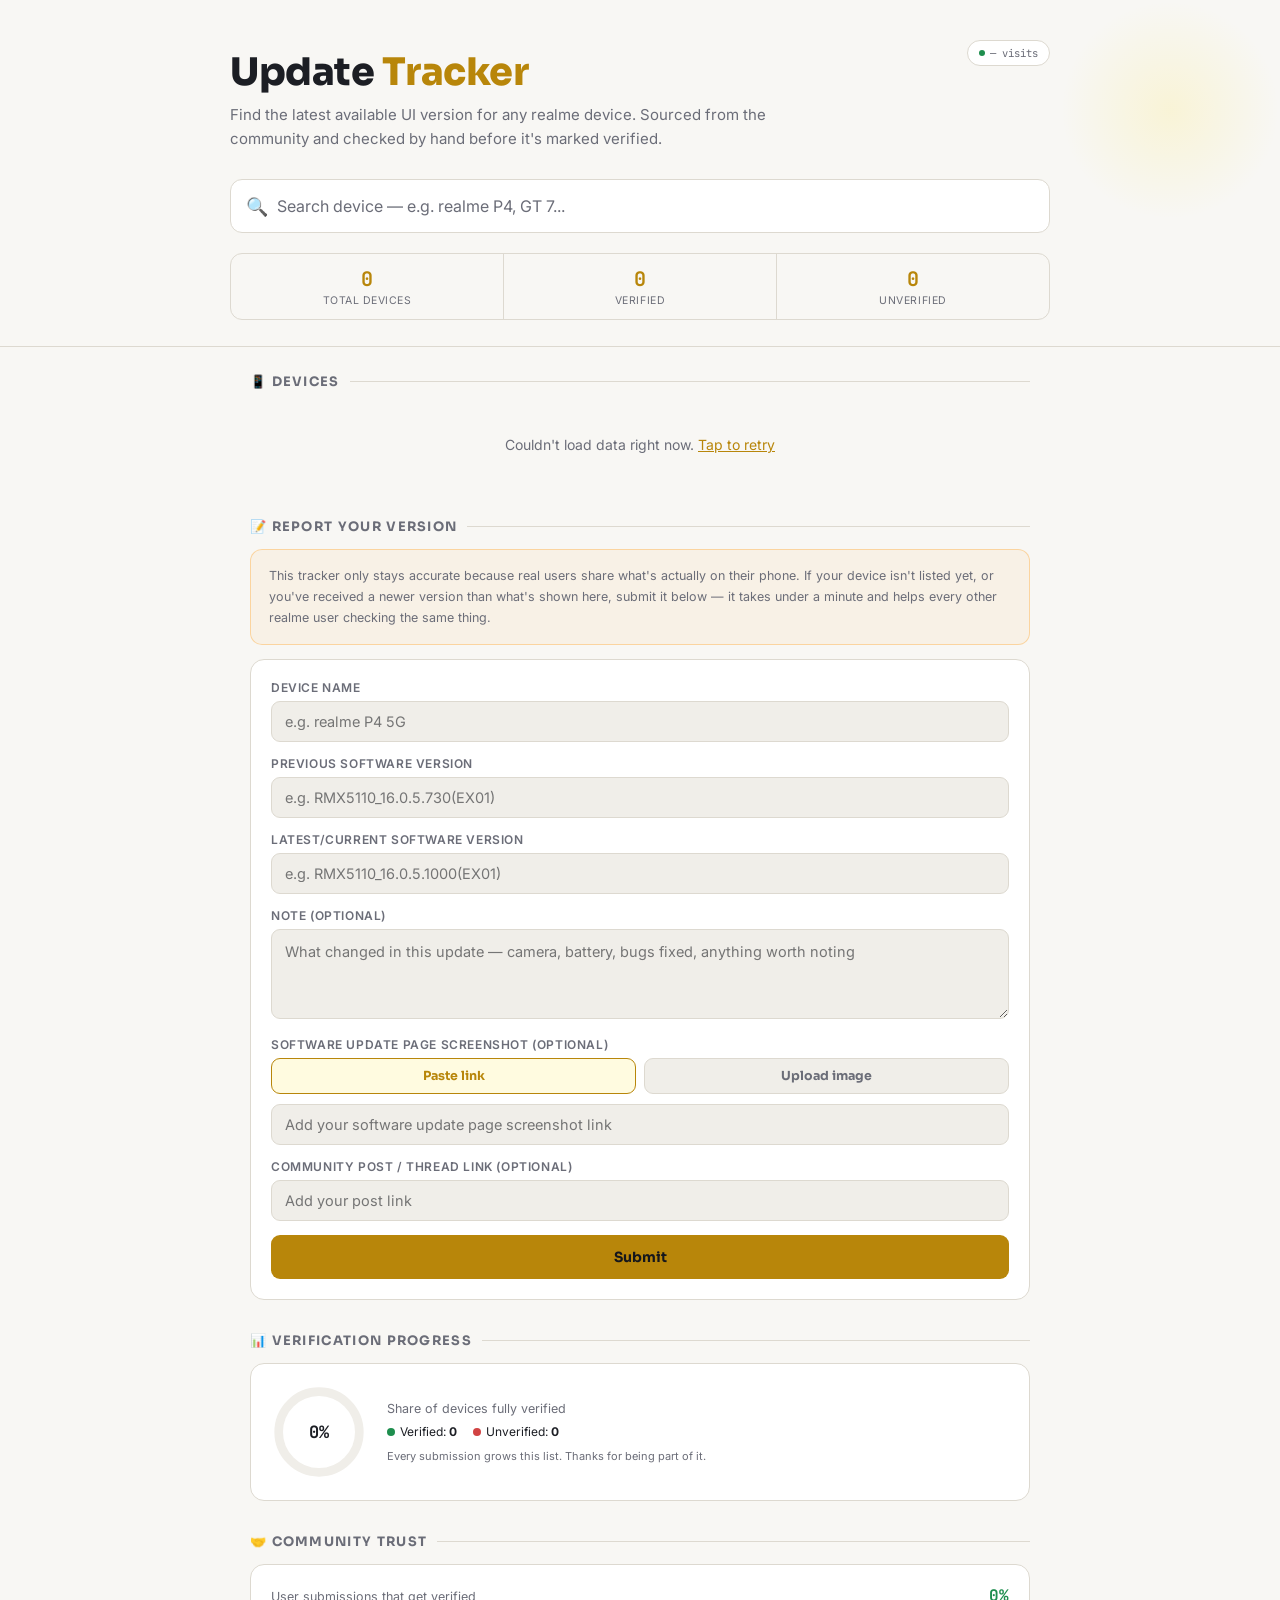
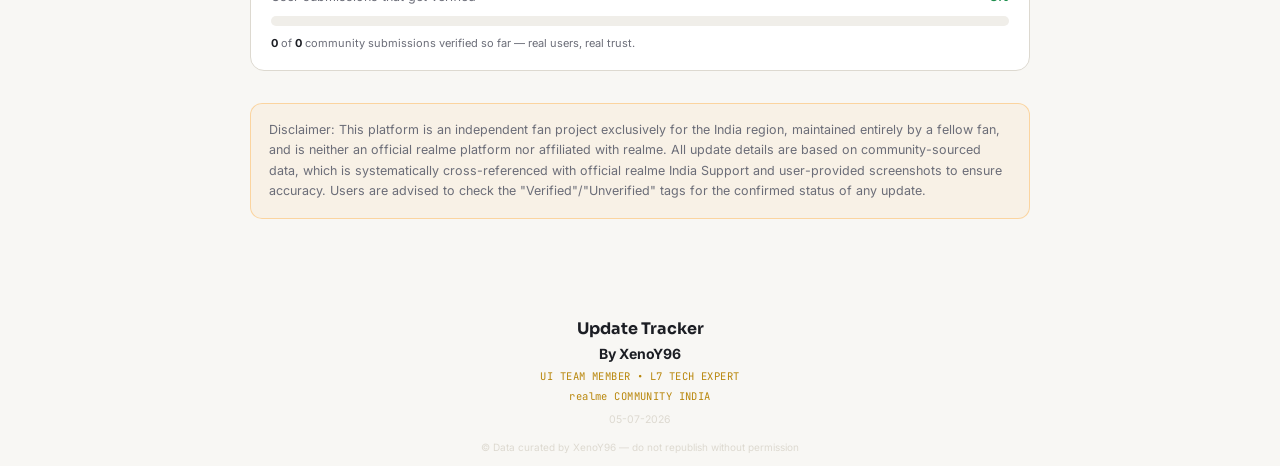
<file: index-8.html>
<!DOCTYPE html>
<html lang="en">
<head>
<meta charset="UTF-8">
<meta name="viewport" content="width=device-width, initial-scale=1.0">
<title>Update Tracker</title>
<link rel="icon" href="data:image/svg+xml,<svg xmlns=%22http://www.w3.org/2000/svg%22 viewBox=%220 0 100 100%22><rect width=%22100%22 height=%22100%22 rx=%2220%22 fill=%22%2314161C%22/><text x=%2250%22 y=%2268%22 font-size=%2260%22 font-family=%22Arial,sans-serif%22 font-weight=%22800%22 fill=%22%23FFC915%22 text-anchor=%22middle%22>U</text></svg>">
<link rel="manifest" href="manifest.json">
<link rel="apple-touch-icon" href="icon-192-1.png">
<meta name="theme-color" content="#14161C">
<meta name="apple-mobile-web-app-capable" content="yes">
<meta name="apple-mobile-web-app-status-bar-style" content="black-translucent">
<meta name="apple-mobile-web-app-title" content="Update Tracker">
<meta property="og:title" content="Update Tracker — realme Version Checker">
<meta property="og:description" content="Find the latest available UI version for any realme device. Community-sourced, hand-verified.">
<meta property="og:type" content="website">
<meta property="og:url" content="https://xenoy96.github.io/Project-Update-3/">
<meta name="twitter:card" content="summary">
<meta name="twitter:title" content="Update Tracker — realme Version Checker">
<meta name="twitter:description" content="Find the latest available UI version for any realme device. Community-sourced, hand-verified.">
<meta name="description" content="Find the latest available UI version for any realme device. Community-sourced and hand-verified by XenoY96.">
<link rel="preconnect" href="https://fonts.googleapis.com">
<link href="https://fonts.googleapis.com/css2?family=Sora:wght@400;600;700;800&family=Inter:wght@400;500;600&family=JetBrains+Mono:wght@400;500;700&display=swap" rel="stylesheet">
<style>
  :root{
    --bg: #14161C;
    --surface: #1D2029;
    --surface-2: #262A36;
    --line: #333748;
    --text: #F2F1EC;
    --muted: #9497A8;
    --yellow: #FFC915;
    --green: #3DDC84;
    --amber: #FF9F1C;
    --red: #FF5D5D;
  }
  @media (prefers-color-scheme: light){
    :root{
      --bg: #F8F7F4;
      --surface: #FFFFFF;
      --surface-2: #F0EEE9;
      --line: #DDD9D0;
      --text: #1C1E24;
      --muted: #6B6D78;
      --yellow: #B8860A;
      --green: #1E8E4E;
      --amber: #C56A0A;
      --red: #D14343;
    }
  }
  *{box-sizing:border-box;}
  body{
    margin:0;background:var(--bg);color:var(--text);font-family:'Inter',sans-serif;-webkit-font-smoothing:antialiased;
    -webkit-user-select:none;-moz-user-select:none;user-select:none;-webkit-touch-callout:none;
    overflow-x:hidden;
  }
  input, textarea{-webkit-user-select:text;-moz-user-select:text;user-select:text;}
  .wrap{max-width:820px;margin:0 auto;padding:0 20px 60px;}

  header{padding:40px 20px 26px;border-bottom:1px solid var(--line);position:relative;}
  header::before{content:"";position:absolute;top:0;right:0;width:220px;height:220px;background:radial-gradient(circle, rgba(254,219,0,0.12) 0%, transparent 70%);pointer-events:none;}
  .visitor-count{
    position:absolute;top:16px;right:16px;
    font-family:'JetBrains Mono',monospace;font-size:10.5px;color:var(--muted);
    background:var(--surface);border:1px solid var(--line);border-radius:20px;
    padding:5px 11px;display:flex;align-items:center;gap:5px;z-index:2;
  }
  .visitor-count .dot{width:6px;height:6px;background:var(--green);border-radius:50%;display:inline-block;}
  .synced-badge{
    font-family:'JetBrains Mono',monospace;font-size:9.5px;color:var(--green);
    background:rgba(61,220,132,0.1);border:1px solid rgba(61,220,132,0.35);border-radius:20px;
    padding:5px 11px;display:inline-flex;align-items:center;gap:4px;
  }
  @media (prefers-color-scheme: light){
    .synced-badge{background:rgba(30,142,78,0.1);border-color:rgba(30,142,78,0.35);}
  }
  .eyebrow{font-family:'JetBrains Mono',monospace;font-size:12px;letter-spacing:0.14em;text-transform:uppercase;color:var(--yellow);}
  h1{font-family:'Sora',sans-serif;font-weight:800;font-size:clamp(28px,7vw,38px);line-height:1.08;margin:12px 0 10px;letter-spacing:-0.01em;}
  h1 span{color:var(--yellow);}
  .intro{color:var(--muted);font-size:15px;line-height:1.6;max-width:540px;margin:0 0 24px;}

  .search-box{position:relative;}
  .search-box input{width:100%;background:var(--surface);border:1.5px solid var(--line);border-radius:12px;padding:16px 16px 16px 46px;font-size:16px;color:var(--text);font-family:'Inter',sans-serif;}
  .search-box input:focus{outline:none;border-color:var(--yellow);}
  .search-box .icon{position:absolute;left:16px;top:50%;transform:translateY(-50%);color:var(--muted);font-size:18px;z-index:1;}
  .search-box input::placeholder{color:var(--muted);}
  .suggestions{
    display:none;position:absolute;top:calc(100% + 6px);left:0;right:0;
    background:var(--surface);border:1.5px solid var(--line);border-radius:12px;
    overflow-y:auto;max-height:240px;z-index:20;box-shadow:0 8px 24px rgba(0,0,0,0.35);
    -webkit-overflow-scrolling:touch;
  }
  .suggestions.show{display:block;}
  .suggestion-item{padding:12px 16px;font-size:14px;color:var(--text);cursor:pointer;border-bottom:1px solid var(--line);}
  .suggestion-item:first-child{border-top-left-radius:11px;border-top-right-radius:11px;}
  .suggestion-item:last-child{border-bottom:none;border-bottom-left-radius:11px;border-bottom-right-radius:11px;}
  .suggestion-item:active{background:var(--surface-2);}

  .stats{display:flex;margin-top:16px;border:1px solid var(--line);border-radius:12px;overflow:hidden;}
  .stat{flex:1;padding:12px 10px;border-right:1px solid var(--line);text-align:center;}
  .stat:last-child{border-right:none;}
  .stat .n{font-family:'JetBrains Mono',monospace;font-weight:700;font-size:20px;color:var(--yellow);}
  .stat .n.loading{animation:statPulse 1.1s ease-in-out infinite;opacity:0.5;}
  @keyframes statPulse{0%,100%{opacity:0.3;}50%{opacity:0.8;}}
  .stat .l{font-size:10.5px;color:var(--muted);text-transform:uppercase;letter-spacing:.05em;margin-top:2px;}

  section{padding:26px 0 6px;}
  .section-title{font-family:'Sora',sans-serif;font-weight:700;font-size:13px;text-transform:uppercase;letter-spacing:.1em;color:var(--muted);margin-bottom:14px;display:flex;align-items:center;gap:10px;}
  .section-title::after{content:"";flex:1;height:1px;background:var(--line);}

  .disclaimer{background:rgba(255,159,28,0.06);border:1px solid rgba(255,159,28,0.35);border-radius:12px;padding:16px 18px;}
  .disclaimer p{margin:0;font-size:12.5px;line-height:1.65;color:var(--muted);}
  .disclaimer b{color:var(--amber);}

  .announce-banner{
    border-radius:12px;padding:14px 16px;margin-bottom:14px;
    font-size:13px;line-height:1.5;display:flex;align-items:flex-start;gap:10px;
    overflow-wrap:anywhere;word-break:break-word;min-width:0;
  }
  .announce-banner .tag{
    font-family:'JetBrains Mono',monospace;font-size:9.5px;font-weight:700;
    text-transform:uppercase;letter-spacing:.05em;padding:3px 8px;border-radius:6px;
    flex-shrink:0;margin-top:1px;
  }
  .announce-banner.info{background:rgba(254,219,0,0.08);border:1px solid rgba(254,219,0,0.3);color:var(--text);}
  .announce-banner.info .tag{background:rgba(254,219,0,0.2);color:var(--yellow);}
  .announce-banner.beta{background:rgba(93,169,255,0.08);border:1px solid rgba(93,169,255,0.3);color:var(--text);}
  .announce-banner.beta .tag{background:rgba(93,169,255,0.2);color:#5DA9FF;}
  .announce-banner.maintenance{background:rgba(255,93,93,0.08);border:1px solid rgba(255,93,93,0.3);color:var(--text);}
  .announce-banner.maintenance .tag{background:rgba(255,93,93,0.2);color:var(--red);}
  .announce-banner a{
    color:var(--yellow);text-decoration:underline;font-weight:600;
    -webkit-user-select:auto;-moz-user-select:auto;user-select:auto;
    -webkit-touch-callout:default;
  }
  .announce-banner .learn-link{
    display:inline-flex;align-items:center;gap:5px;
    margin-top:8px;padding:5px 11px;border-radius:20px;
    background:rgba(93,169,255,0.16);color:#5DA9FF;
    font-weight:700;font-size:11.5px;text-decoration:underline;
    text-decoration-thickness:1.5px;text-underline-offset:2px;
    white-space:nowrap;transition:background .15s ease, transform .15s ease;
  }
  .announce-banner .learn-link:active{background:rgba(93,169,255,0.32);transform:scale(0.97);}
  .announce-banner .learn-link svg{width:12px;height:12px;flex-shrink:0;}

  .search-loading{display:none;}
  .search-loading.show{display:block;}
  .search-loading p{margin:0 0 12px;color:var(--muted);font-size:12.5px;font-family:'JetBrains Mono',monospace;display:flex;align-items:center;gap:8px;}
  .search-loading .spin{width:14px;height:14px;flex-shrink:0;border:2px solid var(--line);border-top-color:var(--yellow);border-radius:50%;animation:spin 0.7s linear infinite;}
  @keyframes spin{to{transform:rotate(360deg);}}
  .skeleton-card{background:var(--surface);border:1px solid var(--line);border-radius:14px;padding:16px 18px;margin-bottom:10px;}
  .skel-line{height:12px;border-radius:6px;margin-bottom:10px;background:linear-gradient(90deg, var(--surface-2) 25%, #333748 50%, var(--surface-2) 75%);background-size:200% 100%;animation:shimmer 1.2s ease-in-out infinite;}
  .skel-line.w60{width:60%;}
  .skel-line.w40{width:40%;height:18px;}
  .skel-line.w80{width:80%;}
  @keyframes shimmer{0%{background-position:200% 0;}100%{background-position:-200% 0;}}
  .fade-in{animation:fadeIn 0.35s ease;}
  @keyframes fadeIn{from{opacity:0;transform:translateY(4px);}to{opacity:1;transform:translateY(0);}}

  .device{background:var(--surface);border:1px solid var(--line);border-radius:14px;padding:16px 18px;margin-bottom:10px;}
  .device-top{display:flex;justify-content:space-between;align-items:flex-start;gap:12px;}
  .device-name{font-family:'Sora',sans-serif;font-weight:700;font-size:16px;}
  .badge{font-family:'JetBrains Mono',monospace;font-size:10.5px;padding:4px 9px;border-radius:20px;white-space:nowrap;text-transform:uppercase;letter-spacing:.04em;font-weight:700;}
  .badge.verified{background:rgba(61,220,132,0.14);color:var(--green);}
  .badge.unverified{background:rgba(255,93,93,0.14);color:var(--red);}
  .share-btn{background:var(--surface-2);border:1px solid var(--line);border-radius:8px;width:28px;height:28px;font-size:13px;cursor:pointer;color:var(--text);display:flex;align-items:center;justify-content:center;flex-shrink:0;}
  .share-btn:active{background:var(--line);}
  .device-versions{display:flex;flex-direction:column;gap:14px;margin-top:14px;}
  .vpair{font-family:'JetBrains Mono',monospace;font-size:13px;}
  .vpair .k{color:var(--muted);font-size:10.5px;text-transform:uppercase;letter-spacing:.05em;display:block;margin-bottom:2px;}
  .vpair .v{color:var(--text);font-weight:500;}
  .device-extra{margin-top:10px;padding-top:10px;border-top:1px dashed var(--line);font-size:12.5px;color:var(--muted);line-height:1.6;}
  .device-extra a{-webkit-user-select:auto;-moz-user-select:auto;user-select:auto;-webkit-touch-callout:default;text-decoration:underline;}
  .device-extra b{color:var(--text);}
  .empty{text-align:center;padding:30px 20px;color:var(--muted);font-size:14px;line-height:1.6;}

  .panel{background:var(--surface);border:1px solid var(--line);border-radius:14px;padding:20px;position:relative;}
  .field{margin-bottom:14px;}
  .field label{display:block;font-size:12px;color:var(--muted);text-transform:uppercase;letter-spacing:.05em;margin-bottom:6px;font-weight:600;}
  .field input, .field textarea{width:100%;background:var(--surface-2);border:1.5px solid var(--line);border-radius:9px;padding:11px 13px;color:var(--text);font-family:'Inter',sans-serif;font-size:14.5px;}
  .field textarea{resize:vertical;min-height:70px;line-height:1.5;}
  .field input:focus, .field textarea:focus{outline:none;border-color:var(--yellow);}
  .char-counter{display:none;font-size:11px;color:var(--muted);text-align:right;margin-top:4px;font-family:'JetBrains Mono',monospace;}
  .char-counter.show{display:block;}
  .char-counter.limit{color:var(--red);font-weight:700;}
  .btn{background:var(--yellow);color:#14161C;border:none;border-radius:9px;padding:13px 20px;font-family:'Sora',sans-serif;font-weight:700;font-size:14px;cursor:pointer;width:100%;}
  .btn:active{opacity:.8;}
  .btn:disabled{opacity:.5;}
  .msg{font-size:13px;padding:10px 12px;border-radius:8px;margin-top:10px;display:none;}
  .msg.show{display:block;}
  .msg.ok{background:rgba(61,220,132,0.12);color:var(--green);}
  .msg.err{background:rgba(255,93,93,0.12);color:var(--red);}

  .thankyou-overlay{
    display:none;
    position:absolute;inset:0;
    background:var(--surface);
    border-radius:14px;
    flex-direction:column;align-items:center;justify-content:center;
    text-align:center;padding:30px 20px;
    z-index:30;
  }
  .thankyou-overlay.show{display:flex;animation:overlayFade 0.3s ease;}
  @keyframes overlayFade{from{opacity:0;}to{opacity:1;}}
  .thankyou-check{
    width:56px;height:56px;border-radius:50%;
    background:rgba(61,220,132,0.15);
    color:var(--green);
    font-size:28px;font-weight:700;
    display:flex;align-items:center;justify-content:center;
    margin-bottom:14px;
    animation:checkPop 0.5s cubic-bezier(0.34, 1.56, 0.64, 1) 0.15s both;
  }
  @keyframes checkPop{0%{transform:scale(0);opacity:0;}70%{transform:scale(1.15);}100%{transform:scale(1);opacity:1;}}
  .thankyou-title{
    font-family:'Sora',sans-serif;font-weight:800;font-size:19px;color:var(--text);
    margin:0 0 8px;
    animation:fadeIn 0.4s ease 0.3s both;
  }
  .thankyou-sub{
    font-size:13px;color:var(--muted);line-height:1.6;margin:0;max-width:280px;
    animation:fadeIn 0.4s ease 0.45s both;
  }

  .toggle-row{display:flex;gap:8px;margin-bottom:10px;}
  .toggle-btn{flex:1;background:var(--surface-2);border:1.5px solid var(--line);color:var(--muted);border-radius:9px;padding:9px;font-family:'Sora',sans-serif;font-weight:700;font-size:12.5px;cursor:pointer;}
  .toggle-btn.active{background:rgba(254,219,0,0.12);border-color:var(--yellow);color:var(--yellow);}
  .file-drop{display:flex;align-items:center;justify-content:center;background:var(--surface-2);border:1.5px dashed var(--line);border-radius:9px;padding:22px 14px;text-align:center;font-size:13px;color:var(--muted);cursor:pointer;}
  .file-drop:active{border-color:var(--yellow);}

  .link-modal-backdrop{display:none;position:fixed;inset:0;background:rgba(0,0,0,0.6);z-index:100;align-items:center;justify-content:center;padding:20px;}
  .link-modal-backdrop.show{display:flex;animation:overlayFade 0.2s ease;}
  .link-modal{background:var(--surface);border:1px solid var(--line);border-radius:14px;padding:22px;max-width:360px;width:100%;}
  .link-modal .warn-icon{width:44px;height:44px;border-radius:50%;background:rgba(255,159,28,0.15);color:var(--amber);font-size:20px;display:flex;align-items:center;justify-content:center;margin-bottom:12px;}
  .link-modal h3{font-family:'Sora',sans-serif;font-size:16px;margin:0 0 8px;color:var(--text);}
  .link-modal p{font-size:12.5px;color:var(--muted);line-height:1.6;margin:0;}
  .link-modal .link-preview{font-family:'JetBrains Mono',monospace;font-size:11px;color:var(--text);background:var(--surface-2);border-radius:8px;padding:8px 10px;margin:12px 0 16px;word-break:break-all;}
  .link-modal .btn-row{display:flex;gap:10px;}
  .link-modal .btn-cancel{flex:1;background:var(--surface-2);color:var(--text);border:1px solid var(--line);border-radius:9px;padding:11px;font-family:'Sora',sans-serif;font-weight:700;font-size:13px;cursor:pointer;}
  .link-modal .btn-continue{flex:1;background:var(--yellow);color:#14161C;border:none;border-radius:9px;padding:11px;font-family:'Sora',sans-serif;font-weight:700;font-size:13px;cursor:pointer;}
  .link-modal .match-name{font-family:'Sora',sans-serif;font-weight:700;color:var(--yellow);}

  .report-anim{display:none;flex-direction:column;align-items:center;justify-content:center;padding:14px 0 4px;}
  .report-anim.show{display:flex;}
  .report-anim-stage{position:relative;width:100%;height:56px;margin-bottom:12px;}
  .raw-paper{
    position:absolute;left:10px;top:50%;transform:translateY(-50%);
    width:34px;height:44px;background:var(--surface-2);border:1.5px solid var(--line);border-radius:4px;
    display:flex;flex-direction:column;align-items:center;justify-content:center;gap:5px;
    transition:opacity .35s ease, transform .35s ease;
  }
  .raw-paper .pen{position:absolute;top:-15px;right:-8px;font-size:15px;animation:penWrite 1.1s ease-in-out infinite;}
  @keyframes penWrite{0%,100%{transform:translate(0,0) rotate(-8deg);}50%{transform:translate(-3px,3px) rotate(-16deg);}}
  .paper-line{height:2.5px;width:70%;background:var(--muted);border-radius:2px;opacity:.25;}
  .paper-line.l2{width:50%;}
  .paper-line.l3{width:60%;}
  .paper-line.l1{animation:writeLine 1.1s ease-in-out infinite;}
  .paper-line.l2{animation:writeLine 1.1s ease-in-out infinite .25s;}
  .paper-line.l3{animation:writeLine 1.1s ease-in-out infinite .5s;}
  @keyframes writeLine{0%,100%{opacity:.25;}50%{opacity:1;}}
  .raw-envelope{
    position:absolute;left:10px;top:50%;transform:translateY(-50%) scale(0.4);
    font-size:22px;opacity:0;
  }
  .raw-envelope.fly{animation:envelopeFly 1s cubic-bezier(.45,0,.2,1) forwards;}
  @keyframes envelopeFly{
    0%{left:10px;transform:translateY(-50%) scale(0.4) rotate(-6deg);opacity:0;}
    16%{left:10px;transform:translateY(-50%) scale(1) rotate(0deg);opacity:1;}
    82%{left:calc(100% - 44px);transform:translateY(-58%) scale(1) rotate(5deg);opacity:1;}
    100%{left:calc(100% - 30px);transform:translateY(-64%) scale(0.45) rotate(8deg);opacity:0;}
  }
  .raw-target{position:absolute;right:6px;top:50%;transform:translateY(-50%);font-size:22px;opacity:.5;}
  .raw-target.pulse{animation:targetPulse .55s ease;}
  @keyframes targetPulse{0%{transform:translateY(-50%) scale(1);opacity:.5;}50%{transform:translateY(-50%) scale(1.35);opacity:1;}100%{transform:translateY(-50%) scale(1);opacity:.5;}}
  .report-anim-label{font-size:12.5px;color:var(--muted);font-family:'JetBrains Mono',monospace;}

  .report-thanks{display:none;flex-direction:column;align-items:center;justify-content:center;text-align:center;padding:16px 0 6px;}
  .report-thanks.show{display:flex;animation:overlayFade 0.3s ease;}

  footer{text-align:center;padding:30px 20px 10px;color:var(--muted);font-size:12px;font-family:'Inter',sans-serif;line-height:1.7;}
  footer b{color:var(--text);}
  footer .role{color:var(--yellow);font-family:'JetBrains Mono',monospace;font-size:10.5px;letter-spacing:.04em;text-transform:uppercase;}
  footer .date{color:var(--line);font-size:10.5px;margin-top:4px;}
</style>
</head>
<body>

<header>
  <div class="wrap" style="padding:0;">
    <div style="display:flex;justify-content:space-between;align-items:flex-start;gap:16px;flex-wrap:wrap;">
      <div style="flex:1;min-width:200px;">
        <h1>Update <span>Tracker</span></h1>
        <p class="intro" style="margin-bottom:0;">Find the latest available UI version for any realme device. Sourced from the community and checked by hand before it's marked verified.</p>
      </div>
      <div style="margin-left:auto;flex-shrink:0;">
        <div class="visitor-count" style="position:static;"><span class="dot"></span><span id="visitorCount">— visits</span></div>
      </div>
    </div>
    <div id="announceContainer" style="margin-top:24px;"></div>
    <div class="search-box" style="position:sticky;top:8px;z-index:25;background:var(--bg);padding-top:4px;padding-bottom:4px;">
      <span class="icon" id="searchIcon" style="cursor:pointer;">🔍</span>
      <input type="text" id="searchInput" placeholder="Search device — e.g. realme P4, GT 7..." autocomplete="off">
      <div class="suggestions" id="suggestions"></div>
    </div>
    <div class="stats">
      <div class="stat"><div class="n loading" id="statTotal">···</div><div class="l">Total devices</div></div>
      <div class="stat"><div class="n loading" id="statVerified">···</div><div class="l">Verified</div></div>
      <div class="stat"><div class="n loading" id="statUnverified">···</div><div class="l">Unverified</div></div>
    </div>
  </div>
</header>

<div class="wrap">

  <section>
    <div class="section-title">📱 Devices</div>
    <div class="empty" id="initialPrompt">Type a device name above to check its latest available version.</div>
    <div class="search-loading" id="searchLoading">
      <p><span class="spin"></span><span id="searchingText">Searching…</span></p>
      <div class="skeleton-card">
        <div class="skel-line w40"></div>
        <div class="skel-line w60"></div>
        <div class="skel-line w80"></div>
      </div>
    </div>
    <div id="deviceList"></div>
    <div id="emptyState" class="empty" style="display:none;"></div>
  </section>

  <section>
    <div class="section-title" id="reportSection">📝 Report your version</div>
    <div class="disclaimer" style="margin-bottom:14px;">
      <p>This tracker only stays accurate because real users share what's actually on their phone. If your device isn't listed yet, or you've received a newer version than what's shown here, submit it below — it takes under a minute and helps every other realme user checking the same thing.</p>
    </div>
    <div class="panel">
      <input type="text" id="f_honeypot" name="website" style="position:absolute;left:-9999px;" tabindex="-1" autocomplete="off">
      <div class="field"><label>Device name</label><input type="text" id="f_device" maxlength="60" oninput="updateCharCounter('f_device','f_deviceCounter')" placeholder="e.g. realme P4 5G"><div class="char-counter" id="f_deviceCounter"></div></div>
      <div class="field"><label>Previous software version</label><input type="text" id="f_old" maxlength="50" oninput="updateCharCounter('f_old','f_oldCounter')" placeholder="e.g. RMX5110_16.0.5.730(EX01)"><div class="char-counter" id="f_oldCounter"></div></div>
      <div class="field"><label>Latest/current software version</label><input type="text" id="f_latest" maxlength="50" oninput="updateCharCounter('f_latest','f_latestCounter')" placeholder="e.g. RMX5110_16.0.5.1000(EX01)"><div class="char-counter" id="f_latestCounter"></div></div>
      <div class="field"><label>Note (optional)</label><textarea id="f_notes" placeholder="What changed in this update — camera, battery, bugs fixed, anything worth noting" rows="3"></textarea></div>
      <div class="field">
        <label>Software update page screenshot (optional)</label>
        <div class="toggle-row">
          <button type="button" class="toggle-btn active" id="screenshotModeLinkBtn" onclick="setScreenshotMode('link')">Paste link</button>
          <button type="button" class="toggle-btn" id="screenshotModeUploadBtn" onclick="handleUploadTabClick()">Upload image</button>
        </div>
        <input type="text" id="f_screenshot" placeholder="Add your software update page screenshot link">
        <div id="screenshotUploadWrap" style="display:none;">
          <label class="file-drop" id="fileDropLabel" for="f_screenshot_file">
            <img id="screenshotPreview" style="display:none;width:40px;height:40px;object-fit:cover;border-radius:6px;margin-right:10px;flex-shrink:0;">
            <span id="fileDropText">📷 Tap to choose an image</span>
          </label>
          <input type="file" id="f_screenshot_file" accept="image/*" style="display:none;" onchange="handleScreenshotFileChange(event)">
          <p id="screenshotFileNote" style="display:none;font-size:11.5px;color:var(--red);margin:8px 0 0;"></p>
        </div>
        <p id="screenshotDisabledNote" style="display:none;font-size:11.5px;color:var(--muted);margin:8px 0 0;">Screenshot submissions are paused right now — check back later.</p>
        <p id="imageUploadDisabledNote" style="display:none;font-size:11.5px;color:var(--muted);margin:8px 0 0;">Image upload is paused right now — please paste a link instead.</p>
      </div>
      <div class="field" id="threadLinkField"><label>Community post / thread link (optional)</label><input type="text" id="f_threadlink" placeholder="Add your post link"><p id="threadLinkDisabledNote" style="display:none;font-size:11.5px;color:var(--muted);margin:6px 0 0;">Thread link submissions are paused right now — check back later.</p></div>
      <button class="btn" id="submitBtn" onclick="handleSubmit()">Submit</button>
      <div class="msg" id="submitMsg"></div>
      <div class="thankyou-overlay" id="thankyouOverlay">
        <div class="thankyou-check">✓</div>
        <p class="thankyou-title">Thank you!</p>
        <p class="thankyou-sub">Your submission helps the whole community. It'll show up here once verified.</p>
      </div>
    </div>
  </section>

  <section>
    <div class="section-title">📊 Verification progress</div>
    <div class="panel" style="display:flex;align-items:center;gap:20px;">
      <div style="position:relative;width:96px;height:96px;flex-shrink:0;">
        <svg width="96" height="96" viewBox="0 0 100 100">
          <circle cx="50" cy="50" r="42" fill="none" stroke="var(--surface-2)" stroke-width="9"/>
          <circle id="ringVerified" cx="50" cy="50" r="42" fill="none" stroke="var(--green)" stroke-width="9"
            stroke-linecap="round" transform="rotate(-90 50 50)"
            stroke-dasharray="263.9" stroke-dashoffset="263.9"
            style="transition:stroke-dashoffset 1.2s cubic-bezier(0.65,0,0.35,1);"/>
        </svg>
        <div id="ringPercentText" style="position:absolute;inset:0;display:flex;align-items:center;justify-content:center;font-family:'JetBrains Mono',monospace;font-weight:700;font-size:17px;color:var(--text);">0%</div>
      </div>
      <div style="flex:1;">
        <div style="font-size:12.5px;color:var(--muted);margin-bottom:8px;">Share of devices fully verified</div>
        <div style="display:flex;gap:16px;font-size:12px;flex-wrap:wrap;">
          <span><span style="display:inline-block;width:8px;height:8px;border-radius:50%;background:var(--green);margin-right:5px;"></span>Verified: <b id="ringVerifiedCount" style="color:var(--text);">0</b></span>
          <span><span style="display:inline-block;width:8px;height:8px;border-radius:50%;background:var(--red);margin-right:5px;"></span>Unverified: <b id="ringUnverifiedCount" style="color:var(--text);">0</b></span>
        </div>
        <p style="margin:10px 0 0;font-size:11px;color:var(--muted);">Every submission grows this list. Thanks for being part of it.</p>
        <p id="ringSyncedLine" style="margin:8px 0 0;font-size:11px;color:var(--muted);display:none;">🕒 Last synced: <span id="ringSyncedTime" style="color:var(--green);"></span></p>
      </div>
    </div>
  </section>

  <section>
    <div class="section-title">🤝 Community trust</div>
    <div class="panel">
      <div style="display:flex;justify-content:space-between;align-items:baseline;margin-bottom:10px;">
        <span style="font-size:12.5px;color:var(--muted);">User submissions that get verified</span>
        <span id="trustPercentText" style="font-family:'JetBrains Mono',monospace;color:var(--green);font-weight:700;">0%</span>
      </div>
      <div style="background:var(--surface-2);border-radius:8px;height:10px;overflow:hidden;">
        <div id="trustBar" style="height:100%;width:0%;background:linear-gradient(90deg, var(--yellow), var(--green));border-radius:8px;transition:width 1.2s cubic-bezier(0.65,0,0.35,1);"></div>
      </div>
      <p style="margin:10px 0 0;font-size:11px;color:var(--muted);"><b id="trustVerifiedCount" style="color:var(--text);">0</b> of <b id="trustTotalCount" style="color:var(--text);">0</b> community submissions verified so far — real users, real trust.</p>
    </div>
  </section>

  <section>
    <div class="disclaimer">
      <p>Disclaimer: This platform is an independent fan project exclusively for the India region, maintained entirely by a fellow fan, and is neither an official realme platform nor affiliated with realme. All update details are based on community-sourced data, which is systematically cross-referenced with official realme India Support and user-provided screenshots to ensure accuracy. Users are advised to check the "Verified"/"Unverified" tags for the confirmed status of any update.</p>
    </div>
  </section>

</div>

<div class="link-modal-backdrop" id="linkModalBackdrop">
  <div class="link-modal">
    <div class="warn-icon">⚠️</div>
    <h3>Before you continue</h3>
    <p>This link was submitted by a fellow community user and hasn't been manually reviewed yet. Open at your own risk.</p>
    <div class="link-preview" id="linkModalUrl"></div>
    <div class="btn-row">
      <button class="btn-cancel" onclick="closeLinkModal()">Cancel</button>
      <button class="btn-continue" onclick="proceedToLink()">Continue</button>
    </div>
  </div>
</div>

<div class="link-modal-backdrop" id="duplicateModalBackdrop">
  <div class="link-modal">
    <div class="warn-icon">🔎</div>
    <h3>Might already be tracked</h3>
    <p>"<span id="duplicateInputName"></span>" looks similar to a device already on the list: <span class="match-name" id="duplicateMatchName"></span>.</p>
    <p style="margin-top:8px;">If you have a newer version for that same device, tapping "Report incorrect info" on its card instead helps keep one clean entry rather than a duplicate. Totally your call, though.</p>
    <div class="btn-row" style="margin-top:16px;">
      <button class="btn-cancel" onclick="closeDuplicateModal()">Let me check first</button>
      <button class="btn-continue" onclick="continueDuplicateSubmit()">Continue submitting</button>
    </div>
  </div>
</div>

<div class="link-modal-backdrop" id="photoTipModalBackdrop">
  <div class="link-modal">
    <div class="warn-icon">📷</div>
    <h3>Before you upload</h3>
    <p>Use a real, clear screenshot of the software update page showing the version number — not an unrelated photo.</p>
    <p style="margin-top:10px;">🔒 <b style="color:var(--text);">Crop out personal info first</b> (IMEI, phone number, etc). The screenshot itself isn't shown publicly — it just lives on an image host until it's deleted after verification.</p>
    <div class="btn-row" style="margin-top:16px;">
      <button class="btn-cancel" onclick="closePhotoTipModal()">Cancel</button>
      <button class="btn-continue" onclick="proceedToPhotoUpload()">Continue</button>
    </div>
  </div>
</div>

<div class="link-modal-backdrop" id="reportModalBackdrop">
  <div class="link-modal">
    <h3>Report incorrect info</h3>
    <div id="reportFormBody">
      <p style="margin-bottom:14px;">Reporting: <span class="match-name" id="reportDeviceName"></span></p>
      <div class="field" style="margin-bottom:12px;">
        <label>Previous version (optional)</label>
        <input type="text" id="reportPrevVersion" maxlength="50" oninput="updateCharCounter('reportPrevVersion','reportPrevVersionCounter')" placeholder="e.g. RMX5110_16.0.5.730(EX01)">
        <div class="char-counter" id="reportPrevVersionCounter"></div>
      </div>
      <div class="field" style="margin-bottom:12px;">
        <label>Latest version (optional)</label>
        <input type="text" id="reportLatestVersion" maxlength="50" oninput="updateCharCounter('reportLatestVersion','reportLatestVersionCounter')" placeholder="e.g. RMX5110_16.0.5.1000(EX01)">
        <div class="char-counter" id="reportLatestVersionCounter"></div>
      </div>
      <div class="field" style="margin-bottom:16px;">
        <label>Note (optional)</label>
        <textarea id="reportNote" rows="2" placeholder="Anything else — wrong build number, mismatched screenshot, etc."></textarea>
      </div>
      <div class="btn-row">
        <button class="btn-cancel" onclick="closeReportModal()">Cancel</button>
        <button class="btn-continue" onclick="submitReport()">Submit report</button>
      </div>
    </div>

    <div class="report-anim" id="reportAnim">
      <div class="report-anim-stage">
        <div class="raw-paper" id="rawPaper">
          <span class="pen">✍️</span>
          <div class="paper-line l1"></div>
          <div class="paper-line l2"></div>
          <div class="paper-line l3"></div>
        </div>
        <div class="raw-envelope" id="rawEnvelope">✉️</div>
        <div class="raw-target" id="rawTarget">💻</div>
      </div>
      <p class="report-anim-label">Sending your report…</p>
    </div>

    <div class="report-thanks" id="reportThanks">
      <div class="thankyou-check" style="margin:0 auto 12px;">✓</div>
      <p class="thankyou-title" style="font-size:16px;">Thanks!</p>
      <p class="thankyou-sub">This has been flagged for review.</p>
    </div>
  </div>
</div>

<div id="maintenanceOverlay" style="display:none;position:fixed;inset:0;background:var(--bg);z-index:300;align-items:center;justify-content:center;padding:24px;text-align:center;">
  <div style="max-width:420px;">
    <div style="font-size:40px;margin-bottom:14px;">🛠️</div>
    <h2 style="font-family:'Sora',sans-serif;font-size:22px;margin:0 0 12px;color:var(--text);">Site temporarily unavailable</h2>
    <p id="maintenanceMessageText" style="color:var(--muted);font-size:14.5px;line-height:1.7;"></p>
  </div>
</div>

<footer>
  <b style="color:var(--text);font-size:16px;font-family:'Sora',sans-serif;">Update Tracker</b><br>
  <b style="font-size:14px;">By XenoY96</b><br>
  <span class="role">UI Team Member • L7 Tech Expert</span><br>
  <span class="role" style="margin-top:2px;display:inline-block;"><span style="text-transform:lowercase;">realme</span> Community India</span>
  <div class="date">05-07-2026</div>
  <div style="margin-top:10px;color:var(--line);font-size:10px;">© Data curated by XenoY96 — do not republish without permission</div>
</footer>

<script>
// ⚠️ PASTE YOUR GOOGLE APPS SCRIPT WEB APP URL BELOW
const API_URL = "https://script.google.com/macros/s/AKfycbyHjRo1VzeiebbwqinaFpx0G3i7STcygR6QtVMfXkHdNh3xET2b9tav6K3W7tvllf5n7Q/exec";

// ── Backend (Code.gs) status ──────────────────────────────────────────
// If you've already deployed the updated Code.gs (with getSettings(),
// ThreadLink handling, and the screenshotImage field name), everything
// below is fully live. If not yet, submissions with a thread link or an
// uploaded screenshot just won't be saved/returned until it's deployed —
// nothing on the site breaks either way.
// ───────────────────────────────────────────────────────────────────────

function renderAnnouncements(announcements){
  try{
    const container = document.getElementById('announceContainer');
    if(!container || !announcements || announcements.length === 0) return;
    container.innerHTML = announcements.map(a => {
      const raw = (a.type || 'info').toLowerCase().trim();
      const colorClass = raw.includes('beta') ? 'beta' : (raw.includes('maintenance') || raw.includes('notice') || raw.includes('delay')) ? 'maintenance' : 'info';
      const label = a.type ? a.type.charAt(0).toUpperCase() + a.type.slice(1) : 'Update';
      const linkHtml = a.link ? `<a class="learn-link" href="${escapeHtml(a.link)}" target="_blank" rel="noopener">Learn more <svg viewBox="0 0 24 24" fill="none" stroke="currentColor" stroke-width="2.5" stroke-linecap="round" stroke-linejoin="round"><path d="M18 13v6a2 2 0 0 1-2 2H5a2 2 0 0 1-2-2V8a2 2 0 0 1 2-2h6"></path><polyline points="15 3 21 3 21 9"></polyline><line x1="10" y1="14" x2="21" y2="3"></line></svg></a>` : '';
      return `<div class="announce-banner ${colorClass}"><span class="tag">${escapeHtml(label)}</span><span style="min-width:0;flex:1;display:flex;flex-direction:column;align-items:flex-start;">${escapeHtml(a.message)}${linkHtml}</span></div>`;
    }).join('');
  }catch(e){
    console.error("Announcements render error (site unaffected):", e);
  }
}

// Shared across the submission form AND the report modal.
const LOOKS_LIKE_A_LINK = /https?:\/\/|www\.|\.(com|net|org|io|tk|xyz|info)\b/i;

// Live character counter for the Device/Version fields. Stays hidden
// while there's plenty of room left, and only appears once the person is
// actually getting close to the cap (last 15 characters) - so it doesn't
// clutter the form for the 95% of entries that are nowhere near the
// limit. Turns red right at the cap itself, once maxlength stops them
// from typing any further.
function updateCharCounter(inputId, counterId){
  const input = document.getElementById(inputId);
  const counter = document.getElementById(counterId);
  if(!input || !counter) return;
  const maxLength = input.maxLength > 0 ? input.maxLength : 60;
  const len = input.value.length;
  const showThreshold = Math.max(0, maxLength - 15);
  if(len >= showThreshold){
    counter.textContent = `${len}/${maxLength}`;
    counter.classList.add('show');
    counter.classList.toggle('limit', len >= maxLength);
  } else {
    counter.classList.remove('show', 'limit');
  }
}
// Basic pattern-based script/markup injection guard. Not a substitute for
// proper output escaping (escapeHtml() already handles that everywhere
// this data could ever be displayed) - this is an extra front-door check
// specifically for the version/note fields, which should never contain
// markup at all.
const LOOKS_LIKE_SCRIPT_INJECTION = /<script|<iframe|<svg|<img\b|javascript:|data:text\/html|on(error|load|click|mouseover)\s*=/i;

let deviceData = [];
let communityStats = { total: 0, verified: 0 };
let searchTimer = null;
const pageLoadTime = Date.now();

document.addEventListener('contextmenu', e => e.preventDefault());

async function loadData(){
  const initial = document.getElementById('initialPrompt');
  try{
    const res = await fetch(API_URL + "?t=" + Date.now());
    const data = await res.json();

    // Site-wide kill switch. If off, show the maintenance overlay with
    // whatever custom message is in the Sheet and skip everything else -
    // no point rendering devices/stats/search while the site is "down."
    const siteEnabled = !(data.settings && data.settings.siteEnabled === false);
    if(!siteEnabled){
      const msgEl = document.getElementById('maintenanceMessageText');
      if(msgEl) msgEl.textContent = (data.settings && data.settings.siteOfflineMessage) || "This tracker is temporarily offline. Please check back soon.";
      const overlay = document.getElementById('maintenanceOverlay');
      if(overlay) overlay.style.display = 'flex';
      return;
    }else{
      const overlay = document.getElementById('maintenanceOverlay');
      if(overlay) overlay.style.display = 'none';
    }

    deviceData = data.devices || [];
    // Persistent, ever-incrementing counters from the backend - NOT derived
    // from what's currently sitting in Submissions vs Data. This is what
    // keeps the Community Trust stat accurate even after a verified row
    // gets moved out of Submissions and into Data.
    communityStats = data.communityStats || { total: 0, verified: 0 };
    renderAnnouncements(data.announcements || []);
    // Backend-controlled kill switch for Thread/Post Link submissions.
    // Expects data.settings.threadLinkEnabled === false to pause it (e.g.
    // driven by writing STOP in a control cell in the Sheet). If the
    // backend doesn't send this field yet, it defaults to enabled so the
    // form still works normally.
    const threadLinkEnabled = !(data.settings && data.settings.threadLinkEnabled === false);
    applyThreadLinkAvailability(threadLinkEnabled);
    const screenshotEnabled = !(data.settings && data.settings.screenshotEnabled === false);
    applyScreenshotAvailability(screenshotEnabled);
    const imageUploadEnabled = !(data.settings && data.settings.imageUploadEnabled === false);
    applyImageUploadAvailability(screenshotEnabled && imageUploadEnabled, screenshotEnabled);

    // Length caps come from the Settings sheet (DeviceNameMaxLength /
    // VersionMaxLength) - falls back to 60/50 if the backend hasn't sent
    // these yet. Setting .maxLength here is what actually stops someone
    // from typing further AND is what updateCharCounter() reads, so both
    // stay in sync with each other and with what InputValidation.gs
    // enforces server-side, automatically.
    const deviceNameMax = (data.settings && data.settings.deviceNameMaxLength) || 60;
    const versionMax = (data.settings && data.settings.versionMaxLength) || 50;
    ['f_device'].forEach(id => { const el = document.getElementById(id); if(el) el.maxLength = deviceNameMax; });
    ['f_old', 'f_latest', 'reportPrevVersion', 'reportLatestVersion'].forEach(id => { const el = document.getElementById(id); if(el) el.maxLength = versionMax; });
    try{
      document.getElementById('visitorCount').textContent = (data.visits || 0).toLocaleString() + ' visits';
    }catch(e2){}
    try{
      if(data.lastUpdate){
        const d = new Date(data.lastUpdate);
        const timeStr = d.toLocaleTimeString('en-US', { hour: 'numeric', minute: '2-digit', hour12: true });
        const ringLine = document.getElementById('ringSyncedLine');
        const ringTime = document.getElementById('ringSyncedTime');
        if(ringLine && ringTime){
          ringTime.textContent = timeStr;
          ringLine.style.display = 'block';
        }
      }
    }catch(e3){}
    initial.innerHTML = "Type a device name above to check its latest available version.";
  }catch(e){
    console.error("Failed to load data:", e);
    deviceData = [];
    initial.innerHTML = `Couldn't load data right now. <span style="color:var(--yellow);text-decoration:underline;cursor:pointer;" onclick="loadData()">Tap to retry</span>`;
  }
  updateStats();
  checkUrlParam();
}

let screenshotMode = 'link';
let screenshotFileBase64 = null;
const MAX_SCREENSHOT_FILE_MB = 5;

// Shows a one-time (per page load) tip + privacy reminder before switching
// into upload mode. Doesn't fire if the button is disabled (paused uploads).
let photoTipShown = false;
function handleUploadTabClick(){
  const uploadBtn = document.getElementById('screenshotModeUploadBtn');
  if(uploadBtn && uploadBtn.disabled) return;
  if(photoTipShown){
    setScreenshotMode('upload');
    return;
  }
  document.getElementById('photoTipModalBackdrop').classList.add('show');
}
function closePhotoTipModal(){
  document.getElementById('photoTipModalBackdrop').classList.remove('show');
}
function proceedToPhotoUpload(){
  photoTipShown = true;
  closePhotoTipModal();
  setScreenshotMode('upload');
}

function setScreenshotMode(mode){
  screenshotMode = mode;
  const linkBtn = document.getElementById('screenshotModeLinkBtn');
  const uploadBtn = document.getElementById('screenshotModeUploadBtn');
  const linkInput = document.getElementById('f_screenshot');
  const uploadWrap = document.getElementById('screenshotUploadWrap');
  if(mode === 'link'){
    linkBtn.classList.add('active'); uploadBtn.classList.remove('active');
    linkInput.style.display = ''; uploadWrap.style.display = 'none';
    resetScreenshotFile();
  }else{
    uploadBtn.classList.add('active'); linkBtn.classList.remove('active');
    linkInput.style.display = 'none'; uploadWrap.style.display = 'block';
    document.getElementById('f_screenshot').value = '';
  }
}

function readFileAsDataUrl(file){
  return new Promise((resolve, reject) => {
    const reader = new FileReader();
    reader.onload = () => resolve(reader.result);
    reader.onerror = () => reject(reader.error || new Error('File read failed'));
    reader.readAsDataURL(file);
  });
}

function resetScreenshotFile(){
  screenshotFileBase64 = null;
  const fileInput = document.getElementById('f_screenshot_file');
  if(fileInput) fileInput.value = '';
  const preview = document.getElementById('screenshotPreview');
  if(preview){ preview.style.display = 'none'; preview.src = ''; }
  const note = document.getElementById('screenshotFileNote');
  if(note) note.style.display = 'none';
  const dropText = document.getElementById('fileDropText');
  if(dropText) dropText.textContent = '📷 Tap to choose an image';
}

function handleScreenshotFileChange(event){
  const file = event.target.files && event.target.files[0];
  const note = document.getElementById('screenshotFileNote');
  if(!file) return;
  if(!file.type.startsWith('image/')){
    note.textContent = "Please choose an image file.";
    note.style.display = 'block';
    resetScreenshotFile();
    return;
  }
  if(file.size > MAX_SCREENSHOT_FILE_MB * 1024 * 1024){
    note.textContent = `That image is too large (max ${MAX_SCREENSHOT_FILE_MB}MB) — please choose a smaller one.`;
    note.style.display = 'block';
    screenshotFileBase64 = null;
    return;
  }
  const reader = new FileReader();
  reader.onload = () => {
    screenshotFileBase64 = reader.result;
    const preview = document.getElementById('screenshotPreview');
    preview.src = screenshotFileBase64;
    preview.style.display = 'block';
    document.getElementById('fileDropText').textContent = '📷 ' + file.name;
    note.style.display = 'none';
  };
  reader.onerror = () => {
    note.textContent = "Couldn't read that image — please try another.";
    note.style.display = 'block';
  };
  reader.readAsDataURL(file);
}

function applyImageUploadAvailability(enabled, screenshotFieldEnabled){
  const uploadBtn = document.getElementById('screenshotModeUploadBtn');
  const note = document.getElementById('imageUploadDisabledNote');
  if(uploadBtn) uploadBtn.disabled = !enabled;
  // Only show this specific note when the screenshot field as a whole is
  // still enabled - otherwise applyScreenshotAvailability's broader
  // "Screenshot submissions are paused" note already covers it, and
  // showing both at once would just be confusing.
  if(note) note.style.display = (!enabled && screenshotFieldEnabled) ? 'block' : 'none';
  if(!enabled && screenshotMode === 'upload'){
    setScreenshotMode('link');
  }
}

function applyScreenshotAvailability(enabled){
  const linkBtn = document.getElementById('screenshotModeLinkBtn');
  const uploadBtn = document.getElementById('screenshotModeUploadBtn');
  const linkInput = document.getElementById('f_screenshot');
  const fileInput = document.getElementById('f_screenshot_file');
  const note = document.getElementById('screenshotDisabledNote');
  [linkBtn, uploadBtn, linkInput, fileInput].forEach(el => { if(el) el.disabled = !enabled; });
  if(note) note.style.display = enabled ? 'none' : 'block';
}

function applyThreadLinkAvailability(enabled){
  const field = document.getElementById('f_threadlink');
  const note = document.getElementById('threadLinkDisabledNote');
  if(!field) return;
  field.disabled = !enabled;
  if(note) note.style.display = enabled ? 'none' : 'block';
}

let pendingExternalLink = null;
function confirmExternalLink(url){
  pendingExternalLink = url;
  const preview = document.getElementById('linkModalUrl');
  if(preview) preview.textContent = url;
  document.getElementById('linkModalBackdrop').classList.add('show');
}
function closeLinkModal(){
  pendingExternalLink = null;
  document.getElementById('linkModalBackdrop').classList.remove('show');
}
function proceedToLink(){
  if(pendingExternalLink){
    window.open(pendingExternalLink, '_blank', 'noopener');
  }
  closeLinkModal();
}

function updateStats(){
  const verifiedCount = deviceData.filter(d => d.status === "verified").length;
  const unverifiedCount = deviceData.filter(d => d.status === "unverified").length;
  ['statTotal','statVerified','statUnverified'].forEach(id => document.getElementById(id).classList.remove('loading'));
  document.getElementById('statTotal').textContent = deviceData.length;
  document.getElementById('statVerified').textContent = verifiedCount;
  document.getElementById('statUnverified').textContent = unverifiedCount;

  const total = deviceData.length;
  const pct = total > 0 ? Math.round((verifiedCount / total) * 100) : 0;
  const circumference = 263.9;
  const offset = circumference - (pct / 100) * circumference;

  try{
    document.getElementById('ringPercentText').textContent = pct + '%';
    document.getElementById('ringVerifiedCount').textContent = verifiedCount;
    document.getElementById('ringUnverifiedCount').textContent = unverifiedCount;
    setTimeout(() => {
      document.getElementById('ringVerified').style.strokeDashoffset = offset;
    }, 200);
  }catch(e){}

  try{
    const submissionsVerified = communityStats.verified || 0;
    const submissionsTotal = communityStats.total || 0;
    const trustPct = submissionsTotal > 0 ? Math.round((submissionsVerified / submissionsTotal) * 100) : 0;
    document.getElementById('trustPercentText').textContent = trustPct + '%';
    document.getElementById('trustVerifiedCount').textContent = submissionsVerified;
    document.getElementById('trustTotalCount').textContent = submissionsTotal;
    setTimeout(() => {
      document.getElementById('trustBar').style.width = trustPct + '%';
    }, 200);
  }catch(e){}
}

function fuzzyNormalize(str){
  return String(str ?? '').toLowerCase().replace(/[^a-z0-9]/g, '');
}

// Tokenize but KEEP "+" since it's a meaningful device differentiator (Pro vs Pro+)
// String(str) guards against a value that isn't actually a string (e.g. a
// Google Sheets cell that got auto-stored as a Number instead of text).
function tokenize(str){
  return String(str ?? '').toLowerCase().trim().split(/\s+/).map(t => t.replace(/[^a-z0-9+]/g, ''));
}

// A device token ending in "+" must only match a query token that also has "+".
// This blocks "pro" (query) from matching "pro+" (device) while keeping normal
// fuzzy/partial substring matching for everything else untouched.
function tokenMatches(deviceToken, queryToken){
  if(queryToken === '') return true;
  if(deviceToken.endsWith('+') && !queryToken.endsWith('+')) return false;
  return deviceToken.includes(queryToken);
}

// Strips spaces/punctuation like fuzzyNormalize, but keeps "+" so Pro vs Pro+
// still stays distinct even when the query is typed with no spaces (e.g. "gt2").
function normalizeKeepPlus(str){
  return String(str ?? '').toLowerCase().replace(/[^a-z0-9+]/g, '');
}

// Fallback for squished queries ("gt2" for "GT 2"). Still respects the "+"
// rule: a match is only valid if it doesn't run into a "+" the query lacks.
function normalizedMatch(deviceName, query){
  const nd = normalizeKeepPlus(deviceName);
  const nq = normalizeKeepPlus(query);
  if(nq === '') return true;
  let idx = 0;
  while(true){
    idx = nd.indexOf(nq, idx);
    if(idx === -1) return false;
    const nextChar = nd[idx + nq.length];
    if(nextChar === '+' && !nq.endsWith('+')){
      idx += 1;
      continue;
    }
    return true;
  }
}

// Words a user might naturally type but that never appear in the sheet's
// device names (e.g. sheet has "P4 5G", user types "realme P4 5G").
// Strip these out of the query before matching so they don't block a match.
const SEARCH_STOPWORDS = ['realme'];

function stripStopwords(str){
  let out = str;
  SEARCH_STOPWORDS.forEach(w => {
    out = out.replace(new RegExp('\\b' + w + '\\b', 'gi'), ' ');
  });
  out = out.replace(/\s+/g, ' ').trim();
  // Also handle it typed with NO space at all - word boundaries can't
  // detect that split, so also strip it as a literal prefix ("realmep4")
  // or suffix ("p4realme"), whichever the query happens to start/end with.
  SEARCH_STOPWORDS.forEach(w => {
    const rePrefix = new RegExp('^' + w, 'i');
    if(rePrefix.test(out) && out.length > w.length){
      out = out.slice(w.length).trim();
    }
    const reSuffix = new RegExp(w + '$', 'i');
    if(reSuffix.test(out) && out.length > w.length){
      out = out.slice(0, out.length - w.length).trim();
    }
  });
  return out;
}

function matchesDevice(deviceName, query){
  let q = query.trim();
  if(q === '') return true;
  q = stripStopwords(q);
  if(q === '') return true; // query was ONLY a stopword (e.g. just "realme") - don't hide everything
  const deviceTokens = tokenize(deviceName);
  const queryTokens = tokenize(q);
  const tokenMatch = queryTokens.every(qt => deviceTokens.some(dt => tokenMatches(dt, qt)));
  if(tokenMatch) return true;
  return normalizedMatch(deviceName, q);
}

// True only when the query's words are EXACTLY the device's words (same set,
// order doesn't matter) - e.g. "P4 5G" == "P4 5G", but NOT "P4 Pro 5G".
// Strips the "realme" stopword from BOTH sides - some device names in the
// sheet include "realme" literally (e.g. "realme GT 6"), others don't
// (e.g. "P4 5G"). Stripping only the query caused a token-count mismatch
// for the former, silently disabling this exact-match check for them.
function isExactDeviceMatch(deviceName, query){
  const q = stripStopwords(query.trim());
  if(q === '') return false;
  const dTokens = tokenize(stripStopwords(deviceName)).filter(t => t !== '');
  const qTokens = tokenize(q).filter(t => t !== '');
  if(dTokens.length !== qTokens.length) return false;
  return [...dTokens].sort().join('|') === [...qTokens].sort().join('|');
}

// Central place both the suggestions box and the results list pull from.
// If the query is a COMPLETE, exact device name, only that device shows -
// extra-word variants (Pro/Lite/Power/x/+/etc.) are excluded. Otherwise it
// falls back to the normal fuzzy/partial matching so browsing while typing
// (e.g. just "P4") still shows the whole family.
function getMatchingDevices(query){
  const q = query.trim();
  if(q === '') return deviceData.slice();
  const fuzzyMatches = deviceData.filter(d => matchesDevice(d.device, q));
  const exactMatches = fuzzyMatches.filter(d => isExactDeviceMatch(d.device, q));
  return exactMatches.length > 0 ? exactMatches : fuzzyMatches;
}

function showSuggestions(value){
  const box = document.getElementById('suggestions');
  const f = value.trim().toLowerCase();
  if(f === ""){ box.classList.remove('show'); box.innerHTML = ''; return; }
  const seen = new Set();
  const matches = getMatchingDevices(value).filter(d => {
    const name = d.device.toLowerCase();
    if(seen.has(name)) return false;
    seen.add(name);
    return true;
  });
  if(matches.length === 0){ box.classList.remove('show'); box.innerHTML = ''; return; }
  box.innerHTML = matches.map(d => `<div class="suggestion-item" onclick="selectSuggestion('${escapeForInlineJs(d.device)}')">${escapeHtml(d.device)}</div>`).join('');
  box.classList.add('show');
}

function selectSuggestion(name){
  document.getElementById('searchInput').value = name;
  document.getElementById('suggestions').classList.remove('show');
  runSearch(name);
}

function renderResults(filter=""){
  const list = document.getElementById('deviceList');
  const empty = document.getElementById('emptyState');
  const filtered = filter.trim() === '' ? deviceData.slice() : getMatchingDevices(filter);

  if(filtered.length === 0){
    list.innerHTML = "";
    empty.style.display = 'block';
    empty.innerHTML = `This device isn't listed yet. Submit your version below — the tracker is updated by hand, so please check back after some time. <span style="color:var(--yellow);text-decoration:underline;cursor:pointer;" onclick="document.getElementById('reportSection').scrollIntoView({behavior:'smooth'})">Jump to form ↓</span>`;
    return;
  }
  empty.style.display = 'none';

  list.innerHTML = filtered.map(d => `
    <div class="device fade-in">
      <div class="device-top">
        <div class="device-name">${escapeHtml(d.device)}</div>
        <div style="display:flex;align-items:center;gap:8px;">
          <span class="badge ${d.status}">${d.status === 'verified' ? 'Verified' : 'Unverified'}</span>
          <button class="share-btn" onclick="event.preventDefault();event.stopPropagation();shareDevice('${escapeForInlineJs(d.device)}');return false;" title="Share">🔗</button>
        </div>
      </div>
      <div class="device-versions">
        <div class="vpair"><span class="k">Previous Version</span><span class="v">${escapeHtml(d.old)}</span></div>
        <div class="vpair"><span class="k">Latest Version</span><span class="v">${escapeHtml(d.latest)}</span></div>
      </div>
      ${d.status === 'verified' ? `<div style="margin-top:8px;font-size:11px;color:var(--muted);font-family:'JetBrains Mono',monospace;">✓ Verified by XenoY96</div>` : ''}
      ${d.notes ? `
        <div class="device-extra">
          <div><b>Note:</b> ${d.status === 'verified' ? linkify(d.notes) : escapeHtml(d.notes)}</div>
        </div>
      ` : ''}
      ${d.threadLink ? `
        <div class="device-extra">
          <div><b>Community post:</b> <a href="#" onclick="event.preventDefault();confirmExternalLink('${escapeForInlineJs(d.threadLink)}');" style="color:var(--yellow);">${escapeHtml(d.threadLink)}</a></div>
        </div>
      ` : ''}
      <div style="margin-top:10px;">
        <span onclick="event.preventDefault();event.stopPropagation();reportIssue('${escapeForInlineJs(d.device)}');" style="font-size:11px;color:var(--muted);text-decoration:underline;cursor:pointer;">⚠️ Report incorrect info</span>
      </div>
    </div>
  `).join('');
}

function runSearch(value){
  const loading = document.getElementById('searchLoading');
  const list = document.getElementById('deviceList');
  const empty = document.getElementById('emptyState');
  const initial = document.getElementById('initialPrompt');

  clearTimeout(searchTimer);

  if(value.trim() === ""){
    loading.classList.remove('show');
    list.style.display = 'none';
    list.innerHTML = '';
    empty.style.display = 'none';
    initial.style.display = 'block';
    return;
  }

  initial.style.display = 'none';
  list.style.display = 'none';
  empty.style.display = 'none';
  document.getElementById('searchingText').textContent = `Searching for "${value}"…`;
  loading.classList.add('show');

  searchTimer = setTimeout(() => {
    loading.classList.remove('show');
    list.style.display = 'block';
    renderResults(value);
  }, 1000);
}

document.getElementById('searchInput').addEventListener('input', e => {
  showSuggestions(e.target.value);
  runSearch(e.target.value);
});
document.getElementById('searchInput').addEventListener('blur', () => {
  setTimeout(() => document.getElementById('suggestions').classList.remove('show'), 150);
});
document.getElementById('searchIcon').addEventListener('click', () => {
  document.getElementById('searchInput').focus();
  const val = document.getElementById('searchInput').value;
  if(val.trim() !== "") runSearch(val);
});

function slugify(name){
  return name.toLowerCase().trim().replace(/[^a-z0-9]+/g, '-').replace(/^-+|-+$/g, '');
}

function updatePageMeta(device){
  if(device){
    document.title = device.device + ' — Latest UI Version | Update Tracker';
    const desc = document.querySelector('meta[name="description"]');
    if(desc) desc.setAttribute('content', device.device + ' latest available UI version: ' + device.latest + '. Community-verified on Update Tracker.');
  }else{
    document.title = 'Update Tracker';
    const desc = document.querySelector('meta[name="description"]');
    if(desc) desc.setAttribute('content', 'Find the latest available UI version for any realme device. Community-sourced and hand-verified by XenoY96.');
  }
}

function checkUrlParam(){
  const hash = window.location.hash;
  if(hash.indexOf('#device/') === 0){
    const slug = hash.replace('#device/', '');
    const match = deviceData.find(d => slugify(d.device) === slug);
    if(match){
      document.getElementById('searchInput').value = match.device;
      runSearch(match.device);
      updatePageMeta(match);
      return;
    }
  }
  const params = new URLSearchParams(window.location.search);
  const device = params.get('device');
  if(device){
    document.getElementById('searchInput').value = device;
    runSearch(device);
    const match = deviceData.find(d => d.device.toLowerCase() === device.toLowerCase());
    if(match) updatePageMeta(match);
  }
}

let reportingDeviceName = null;

function reportIssue(deviceName){
  reportingDeviceName = deviceName;
  document.getElementById('reportDeviceName').textContent = deviceName;
  document.getElementById('reportPrevVersion').value = '';
  document.getElementById('reportLatestVersion').value = '';
  document.getElementById('reportNote').value = '';
  document.getElementById('reportPrevVersionCounter').classList.remove('show', 'limit');
  document.getElementById('reportLatestVersionCounter').classList.remove('show', 'limit');
  resetReportAnimState();
  document.getElementById('reportModalBackdrop').classList.add('show');
}

function closeReportModal(){
  reportingDeviceName = null;
  document.getElementById('reportModalBackdrop').classList.remove('show');
  resetReportAnimState();
}

// Puts the report modal back to the plain form, hiding the sending
// animation and the thank-you screen. Called whenever the modal opens
// fresh or gets closed/cancelled, so a half-finished animation never
// carries over into the next report.
function resetReportAnimState(){
  document.getElementById('reportFormBody').style.display = '';
  document.getElementById('reportAnim').classList.remove('show');
  document.getElementById('reportThanks').classList.remove('show');
  document.getElementById('rawPaper').style.opacity = '';
  document.getElementById('rawPaper').style.transform = '';
  document.getElementById('rawEnvelope').classList.remove('fly');
  document.getElementById('rawEnvelope').style.opacity = '';
  document.getElementById('rawTarget').classList.remove('pulse');
}

function submitReport(){
  const previousVersion = document.getElementById('reportPrevVersion').value.trim();
  const latestVersion = document.getElementById('reportLatestVersion').value.trim();
  const note = document.getElementById('reportNote').value.trim();

  if(!previousVersion && !latestVersion && !note){
    alert('Please fill in at least one field before submitting.');
    return;
  }

  // Previous/Latest version are version numbers only - no links allowed at
  // all here, same rule as the main submission form's version fields.
  if(LOOKS_LIKE_A_LINK.test(previousVersion) || LOOKS_LIKE_A_LINK.test(latestVersion)){
    alert("Please enter an actual version number in those fields - links aren't allowed there.");
    return;
  }

  // Note is free text and CAN contain a link, but every link inside it has
  // to clear the same two checks used everywhere else: https-only, and not
  // matching a known-suspicious pattern. LinkSecurityMonitor.gs still runs
  // its own VirusTotal sweep on this column afterward as a second layer.
  const noteLinks = note.match(/https?:\/\/[^\s<]+/g) || [];
  for(const rawLink of noteLinks){
    const safeLink = sanitizeUrl(rawLink);
    if(!safeLink){
      alert("Links in the Note field must be direct https:// links.");
      return;
    }
    const suspiciousReason = findSuspiciousUrlReason(safeLink);
    if(suspiciousReason){
      alert(`That link in your Note looks suspicious (${suspiciousReason}) and can't be submitted.`);
      return;
    }
  }

  // Swap the form out for the writing/sending animation. The "writing"
  // lines just loop in place while the actual request is in flight —
  // that part can take a while on a slow connection, and the loop covers
  // any wait length without looking stuck.
  document.getElementById('reportFormBody').style.display = 'none';
  document.getElementById('reportAnim').classList.add('show');
  const animStart = Date.now();
  const MIN_WRITE_TIME = 900; // let the writing loop play at least once, even on a fast connection

  fetch(API_URL, {
    method: "POST",
    mode: "no-cors",
    body: JSON.stringify({
      action: "report",
      device: reportingDeviceName,
      previousVersion: previousVersion,
      latestVersion: latestVersion,
      note: note
    })
  }).then(() => {
    const remaining = Math.max(0, MIN_WRITE_TIME - (Date.now() - animStart));
    setTimeout(() => {
      // Paper folds away and the envelope flies across to the "admin computer".
      const paper = document.getElementById('rawPaper');
      const envelope = document.getElementById('rawEnvelope');
      paper.style.opacity = '0';
      paper.style.transform = 'translateY(-50%) scale(0.6) rotate(8deg)';
      envelope.classList.add('fly');

      setTimeout(() => {
        document.getElementById('rawTarget').classList.add('pulse');
      }, 820);

      setTimeout(() => {
        document.getElementById('reportAnim').classList.remove('show');
        document.getElementById('reportThanks').classList.add('show');
        setTimeout(() => {
          closeReportModal();
        }, 1500);
      }, 1050);
    }, remaining);
  }).catch(() => {
    resetReportAnimState();
    alert('Something went wrong sending this report. Please try again.');
  });
}

function shareDevice(deviceName){
  const match = deviceData.find(d => d.device === deviceName);
  const base = window.location.href.split('#')[0].split('?')[0];
  const url = base + '#device/' + slugify(deviceName);
  if(match){
    history.pushState(null, '', url);
    updatePageMeta(match);
  }
  if(navigator.clipboard && navigator.clipboard.writeText){
    navigator.clipboard.writeText(url).then(() => {
      alert('Link copied — share it directly with anyone checking this device.');
    }).catch(() => { window.prompt('Copy this link:', url); });
  }else{
    window.prompt('Copy this link:', url);
  }
}

// Strips brand/network noise words so "realme P4 5G", "P4 realme 5G", and
// "P4" all reduce to the same core tokens - but keeps distinguishing
// suffixes like "Pro"/"Plus"/"Ultra" intact, so "P4" never falsely matches
// "P4 Pro". Comparison is by exact token-SET match, not substring, for the
// same reason.
function normalizeDeviceTokens(name){
  return name
    .toLowerCase()
    .replace(/\brealme\b/g, ' ')
    .replace(/\b5g\b/g, ' ')
    .replace(/\b4g\b/g, ' ')
    .replace(/[^a-z0-9]+/g, ' ')
    .trim()
    .split(' ')
    .filter(Boolean)
    .sort()
    .join(' ');
}

function findSimilarDevice(inputName){
  const inputKey = normalizeDeviceTokens(inputName);
  if(!inputKey) return null;
  for(const d of deviceData){
    if(!d.device) continue;
    if(normalizeDeviceTokens(d.device) === inputKey && d.device.trim().toLowerCase() !== inputName.trim().toLowerCase()){
      return d.device;
    }
  }
  return null;
}

let skipDuplicateCheck = false;

function showDuplicateModal(inputName, matchName){
  document.getElementById('duplicateInputName').textContent = inputName;
  document.getElementById('duplicateMatchName').textContent = matchName;
  document.getElementById('duplicateModalBackdrop').classList.add('show');
}
function closeDuplicateModal(){
  document.getElementById('duplicateModalBackdrop').classList.remove('show');
}
function continueDuplicateSubmit(){
  closeDuplicateModal();
  skipDuplicateCheck = true;
  handleSubmit();
}

async function handleSubmit(){
  const honeypot = document.getElementById('f_honeypot').value;
  if(honeypot !== ""){ return; }

  const timeSinceLoad = Date.now() - pageLoadTime;
  if(timeSinceLoad < 3000){
    alert('Please take a moment to review your entry before submitting.');
    return;
  }

  const device = document.getElementById('f_device').value.trim();
  const old = document.getElementById('f_old').value.trim();
  const latest = document.getElementById('f_latest').value.trim();
  const notes = document.getElementById('f_notes').value.trim();
  const screenshot = screenshotMode === 'link' ? document.getElementById('f_screenshot').value.trim() : '';
  const threadlink = document.getElementById('f_threadlink').value.trim();
  const msg = document.getElementById('submitMsg');

  // Read the image fresh from the file input and WAIT for it to finish
  // base64-encoding right here, rather than trusting screenshotFileBase64
  // (set earlier by handleScreenshotFileChange). That cached value can
  // still be mid-encode if Submit is tapped quickly after picking a large
  // photo - this removes that race condition entirely.
  let screenshotImage = null;
  if(screenshotMode === 'upload'){
    const fileInput = document.getElementById('f_screenshot_file');
    const selectedFile = fileInput.files && fileInput.files[0];
    if(selectedFile){
      try {
        screenshotImage = await readFileAsDataUrl(selectedFile);
      } catch(err){
        msg.textContent = "Couldn't read the selected image — please try again.";
        msg.className = "msg show err";
        return;
      }
    }
  }

  if(!device || !old || !latest){
    msg.textContent = "Please fill in device name, previous version, and latest version.";
    msg.className = "msg show err";
    return;
  }

  // Device name and version fields should only ever contain a name/version
  // number - never a link. This also matters because Google Sheets itself
  // auto-turns anything URL-shaped into a clickable link inside the sheet,
  // regardless of what our code does - so the only real fix is to never
  // accept a link here in the first place.
  if(LOOKS_LIKE_A_LINK.test(device) || LOOKS_LIKE_A_LINK.test(old) || LOOKS_LIKE_A_LINK.test(latest)){
    msg.textContent = "Please put the correct device name and version number - links aren't allowed in these fields.";
    msg.className = "msg show err";
    return;
  }

  const skipCheckThisTime = skipDuplicateCheck;
  skipDuplicateCheck = false;
  if(!skipCheckThisTime){
    const similarMatch = findSimilarDevice(device);
    if(similarMatch){
      showDuplicateModal(device, similarMatch);
      return;
    }
  }

  if(screenshot){
    const safeUrl = sanitizeUrl(screenshot);
    if(!safeUrl){
      msg.textContent = "Screenshot link must be a direct https:// link.";
      msg.className = "msg show err";
      return;
    }
    const suspiciousReason = findSuspiciousUrlReason(safeUrl);
    if(suspiciousReason){
      msg.textContent = `That screenshot link looks suspicious (${suspiciousReason}) and can't be submitted. Please use a direct https image link.`;
      msg.className = "msg show err";
      return;
    }
  }

  // Thread/Post Link goes live immediately once it clears this check - it
  // is NOT gated behind device verification like Note links are, so it
  // gets the same full screening as the screenshot field.
  if(threadlink){
    const safeThreadUrl = sanitizeUrl(threadlink);
    if(!safeThreadUrl){
      msg.textContent = "Thread/post link must be a direct https:// link.";
      msg.className = "msg show err";
      return;
    }
    const threadSuspiciousReason = findSuspiciousUrlReason(safeThreadUrl);
    if(threadSuspiciousReason){
      msg.textContent = `That thread/post link looks suspicious (${threadSuspiciousReason}) and can't be submitted.`;
      msg.className = "msg show err";
      return;
    }
  }

  // Update notes become CLICKABLE links via linkify() when displayed
  // publicly - unlike device name/version fields, which are always plain
  // text. So any URL typed inside notes needs the same screening as the
  // screenshot field, or a phishing link could go live on the site.
  if(notes){
    const urlsInNotes = notes.match(/(https?:\/\/[^\s<]+)/g) || [];
    for(const foundUrl of urlsInNotes){
      const safeNoteUrl = sanitizeUrl(foundUrl);
      if(!safeNoteUrl){
        msg.textContent = `Links inside update notes must be https:// links. Please fix or remove: ${foundUrl}`;
        msg.className = "msg show err";
        return;
      }
      const noteSuspiciousReason = findSuspiciousUrlReason(safeNoteUrl);
      if(noteSuspiciousReason){
        msg.textContent = `A link in your update notes looks suspicious (${noteSuspiciousReason}) and can't be submitted: ${foundUrl}`;
        msg.className = "msg show err";
        return;
      }
    }
  }

  const btn = document.getElementById('submitBtn');
  btn.disabled = true;
  btn.textContent = "Submitting…";

  try{
    await fetch(API_URL, {
      method: "POST",
      mode: "no-cors",
      body: JSON.stringify({ action: "submit", device, old, latest, notes, screenshot, screenshotImage, threadlink })
    });
    msg.className = "msg";
    document.getElementById('f_device').value = '';
    document.getElementById('f_old').value = '';
    document.getElementById('f_latest').value = '';
    document.getElementById('f_notes').value = '';
    document.getElementById('f_screenshot').value = '';
    setScreenshotMode('link');
    document.getElementById('f_threadlink').value = '';
    document.getElementById('f_deviceCounter').classList.remove('show', 'limit');
    document.getElementById('f_oldCounter').classList.remove('show', 'limit');
    document.getElementById('f_latestCounter').classList.remove('show', 'limit');
    const overlay = document.getElementById('thankyouOverlay');
    overlay.classList.add('show');
    setTimeout(() => { overlay.classList.remove('show'); }, 3200);
    // Apps Script finishes writing the row BEFORE the fetch resolves (it's
    // synchronous), so refresh right away - no artificial extra wait needed.
    loadData();
  }catch(e){
    msg.textContent = "Something went wrong. Please try again.";
    msg.className = "msg show err";
  }
  btn.disabled = false;
  btn.textContent = "Submit";
}

function formatDateDDMMYYYY(dateStr){
  if(!dateStr) return '';
  const d = new Date(dateStr);
  if(isNaN(d.getTime())) return '';
  const dd = String(d.getDate()).padStart(2, '0');
  const mm = String(d.getMonth() + 1).padStart(2, '0');
  const yyyy = d.getFullYear();
  return `${dd}/${mm}/${yyyy}`;
}

function escapeHtml(str){
  const div = document.createElement('div');
  div.textContent = str || "";
  return div.innerHTML;
}

// For values inserted inside onclick="fn('VALUE')" - i.e. a single-quoted JS
// string literal that itself sits inside a double-quoted HTML attribute.
// Escapes backslashes/quotes for JS-string safety, then HTML-escapes so the
// value can't break out of the surrounding double-quoted attribute either.
function escapeForInlineJs(str){
  return escapeHtml(String(str ?? '')
    .replace(/\\/g, '\\\\')
    .replace(/'/g, "\\'"));
}

function linkify(str){
  const escaped = escapeHtml(str);
  return escaped.replace(/(https?:\/\/[^\s<]+)/g, url => {
    const safe = sanitizeUrl(url); // https-only - a plain http:// link fails this and stays as text
    if(!safe) return url;
    const suspiciousReason = findSuspiciousUrlReason(safe);
    if(suspiciousReason) return url; // matches a known-bad pattern - stays as text, not a link
    return `<a href="${safe}" target="_blank" rel="noopener" style="color:var(--yellow);">${url}</a>`;
  });
}

// Only allow real https links through. Blocks javascript:/data: URIs and
// now also plain http (https only, per requirement).
function sanitizeUrl(url){
  const trimmed = String(url || '').trim();
  return /^https:\/\//i.test(trimmed) ? trimmed : null;
}

// Best-effort heuristic screening for suspicious/malicious links submitted
// in the screenshot field. NOTE: this is pattern-based, not a live
// threat-intelligence lookup (a real one, like Google Safe Browsing, needs
// a server + paid API key, which this static GitHub Pages site doesn't
// have) - but it catches the common tricks used to disguise a bad link.
const SUSPICIOUS_URL_RULES = [
  { test: u => /^https:\/\/[^\/]*@/.test(u), reason: "contains a hidden '@' redirect trick" },
  { test: u => /^https:\/\/(\d{1,3}\.){3}\d{1,3}/.test(u), reason: "points to a raw IP address, not a real domain" },
  { test: u => /xn--/i.test(u), reason: "uses a lookalike/punycode domain" },
  { test: u => /\.(exe|apk|scr|bat|cmd|jar|msi|dmg|zip|rar)(\?|#|$)/i.test(u), reason: "links to an executable/installer file, not an image" },
  { test: u => /(bit\.ly|tinyurl\.com|t\.co\/|is\.gd|cutt\.ly|rebrand\.ly|ow\.ly|buff\.ly|shorturl\.at)/i.test(u), reason: "is a link shortener that hides the real destination" },
  { test: u => u.length > 500, reason: "is unusually long (possible obfuscation)" }
];

function findSuspiciousUrlReason(url){
  const rule = SUSPICIOUS_URL_RULES.find(r => r.test(url));
  return rule ? rule.reason : null;
}

loadData();
</script>

</body>
</html>
</file>
